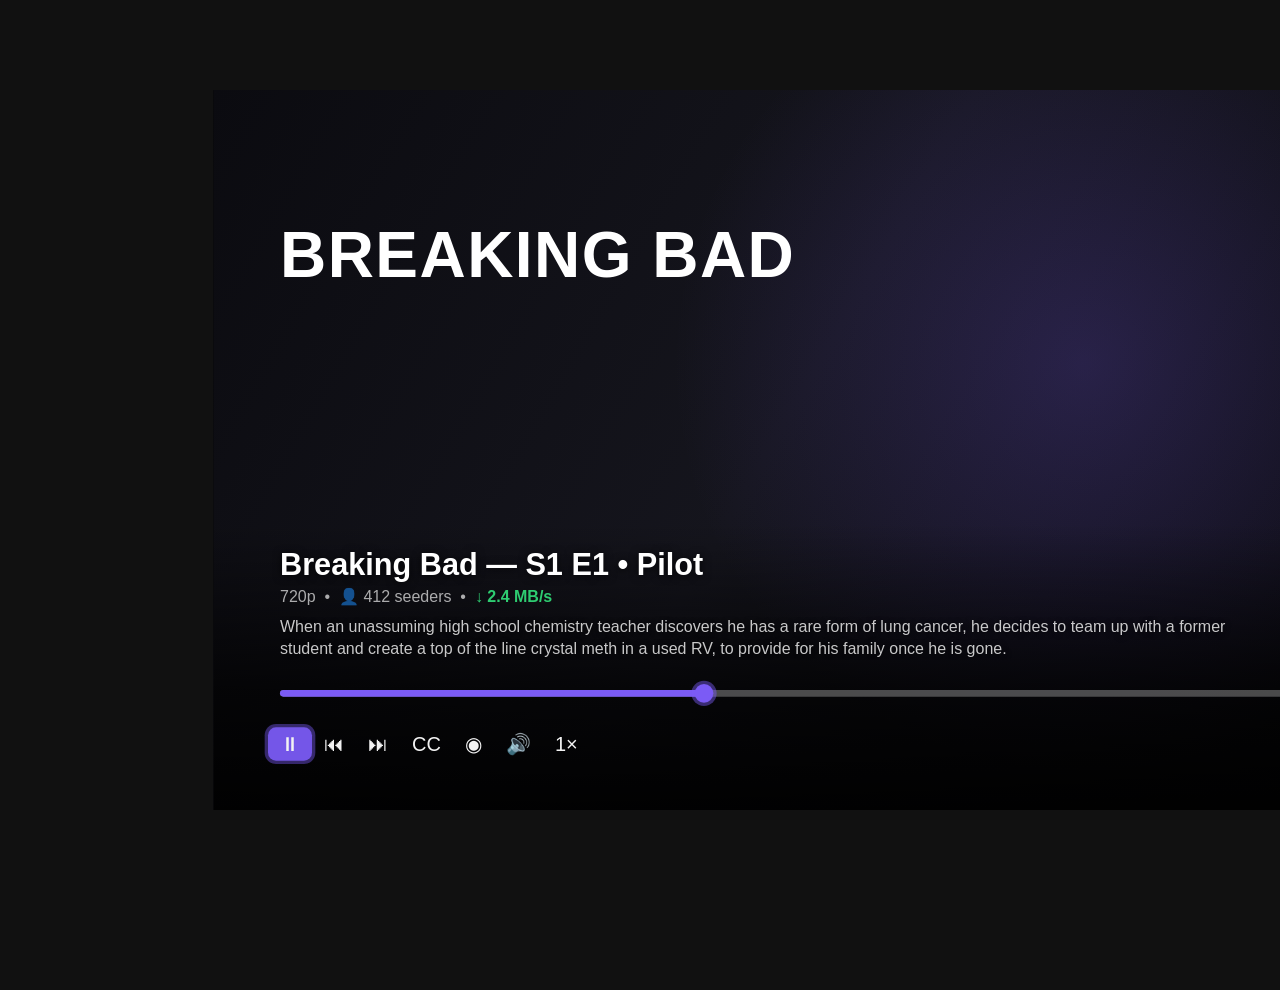
<file: mock-player.html>
<!doctype html>
<html lang="en">
<head>
<meta charset="utf-8">
<title>Stremio player layout mock</title>
<style>
  html, body { margin:0; padding:0; width:100%; height:100%; background:#111; overflow:hidden; }
  body { display:flex; align-items:center; justify-content:center; font-family:'PlusJakarta Sans', Arial, sans-serif; }

  /* Dev preview: default = series, ?kind=movie = movie variant. */
  body[data-kind="movie"] #scene-series,
  body[data-kind="series"] #scene-movie { display:none; }

  #stage { position:relative; width:1920px; height:1080px; transform-origin:center center; }
  .mock { position:absolute; left:0; top:0; width:1920px; height:1080px; overflow:hidden; background:#050507; color:#fff; }

  .picture {
    position:absolute; inset:0;
    background:
      radial-gradient(circle at 68% 38%, rgba(123,91,245,.22), transparent 42%),
      linear-gradient(120deg, #0b0b10 0%, #15151d 45%, #08080b 100%);
  }

  .scrim {
    position:absolute; left:0; right:0; bottom:0; height:430px;
    background:linear-gradient(to top, rgba(0,0,0,.94) 0%, rgba(0,0,0,.72) 42%, rgba(0,0,0,0) 100%);
    pointer-events:none;
  }

  /* API meta.logo stand-in: 100 px from top and left. */
  .title-logo { position:absolute; left:100px; top:100px; width:1014px; height:264px; z-index:2; overflow:visible; }
  .title-logo text { font-family:Arial, sans-serif; font-size:92px; font-weight:700; fill:#fff; letter-spacing:2px; }

  /* Title + quality/seeders/speed + description directly above the seek bar. */
  .info { position:absolute; left:100px; right:100px; bottom:226px; z-index:3; }
  .info h1 {
    margin:0 0 10px;
    font-size:46px; line-height:1.1; font-weight:700;
    text-shadow:0 2px 12px rgba(0,0,0,.8);
  }
  .info .meta { font-size:24px; line-height:1.2; color:rgba(255,255,255,.66); }
  .info .meta b { color:#2ECC71; font-weight:600; }
  .info .desc {
    margin-top:14px;
    max-width:1460px;
    font-size:24px; line-height:1.35;
    color:rgba(255,255,255,.78);
    display:-webkit-box;
    -webkit-line-clamp:2;
    -webkit-box-orient:vertical;
    overflow:hidden;
    text-shadow:0 2px 10px rgba(0,0,0,.75);
  }

  .seek {
    position:absolute; left:100px; right:100px; bottom:170px;
    height:10px; border-radius:5px; background:rgba(255,255,255,.28); z-index:4;
  }
  .seek .fill { width:37%; height:100%; border-radius:5px; background:#7B5BF5; }
  .seek .knob {
    position:absolute; left:37%; top:-9px; width:28px; height:28px; margin-left:-14px;
    border-radius:50%; background:#7B5BF5; box-shadow:0 0 0 5px rgba(123,91,245,.45);
  }

  .controls {
    position:absolute; left:100px; right:100px; bottom:62px; height:74px; z-index:4;
    display:flex; align-items:center; gap:36px; font-size:30px;
  }
  .controls .btn { opacity:.95; }
  .controls .btn.focused {
    display:inline-block; padding:8px 18px; margin:-8px -18px;
    border-radius:12px; background:#7B5BF5;
    box-shadow:0 0 0 5px rgba(123,91,245,.45);
  }
  .controls .time { margin-left:auto; font-size:24px; color:rgba(255,255,255,.9); }
</style>
</head>
<body data-kind="series">

<div id="stage">

  <!-- SERIES STATE -->
  <section class="mock" id="scene-series">
    <div class="picture"></div>
    <div class="scrim"></div>

    <svg class="title-logo" viewBox="0 0 922 240" aria-label="API logo">
      <text x="0" y="165">BREAKING BAD</text>
    </svg>

    <div class="info">
      <h1>Breaking Bad — S1 E1 • Pilot</h1>
      <div class="meta">720p &nbsp;•&nbsp; 👤 412 seeders &nbsp;•&nbsp; <b>↓ 2.4 MB/s</b></div>
      <div class="desc">When an unassuming high school chemistry teacher discovers he has a rare form of lung cancer, he decides to team up with a former student and create a top of the line crystal meth in a used RV, to provide for his family once he is gone.</div>
    </div>

    <div class="seek"><div class="fill"></div><div class="knob"></div></div>

    <div class="controls">
      <span class="btn focused">⏸</span>
      <span class="btn">⏮</span>
      <span class="btn">⏭</span>
      <span class="btn">CC</span>
      <span class="btn">◉</span>
      <span class="btn">🔊</span>
      <span class="btn">1×</span>
      <span class="time">17:42 / 48:04</span>
    </div>
  </section>

  <!-- MOVIE STATE — open ?kind=movie -->
  <section class="mock" id="scene-movie">
    <div class="picture"></div>
    <div class="scrim"></div>

    <svg class="title-logo" viewBox="0 0 922 240" aria-label="API logo">
      <text x="0" y="165" letter-spacing="4">INCEPTION</text>
    </svg>

    <div class="info">
      <h1>Inception</h1>
      <div class="meta">1080p &nbsp;•&nbsp; 👤 856 seeders &nbsp;•&nbsp; <b>↓ 3.1 MB/s</b></div>
      <div class="desc">A thief who steals corporate secrets through dream-sharing technology is given the inverse task of planting an idea into the mind of a C.E.O.</div>
    </div>

    <div class="seek"><div class="fill"></div><div class="knob"></div></div>

    <div class="controls">
      <span class="btn focused">⏸</span>
      <span class="btn">⏮</span>
      <span class="btn">⏭</span>
      <span class="btn">CC</span>
      <span class="btn">◉</span>
      <span class="btn">🔊</span>
      <span class="btn">1×</span>
      <span class="time">31:08 / 2:28:40</span>
    </div>
  </section>

</div>

<script>
  document.body.setAttribute('data-kind', /[?&]kind=movie/.test(location.search) ? 'movie' : 'series');
  function fit() {
    var s = Math.min(window.innerWidth / 1920, window.innerHeight / 1080);
    document.getElementById('stage').style.transform = 'scale(' + s + ')';
  }
  fit();
  window.addEventListener('resize', fit);
</script>
</body>
</html>
</file>
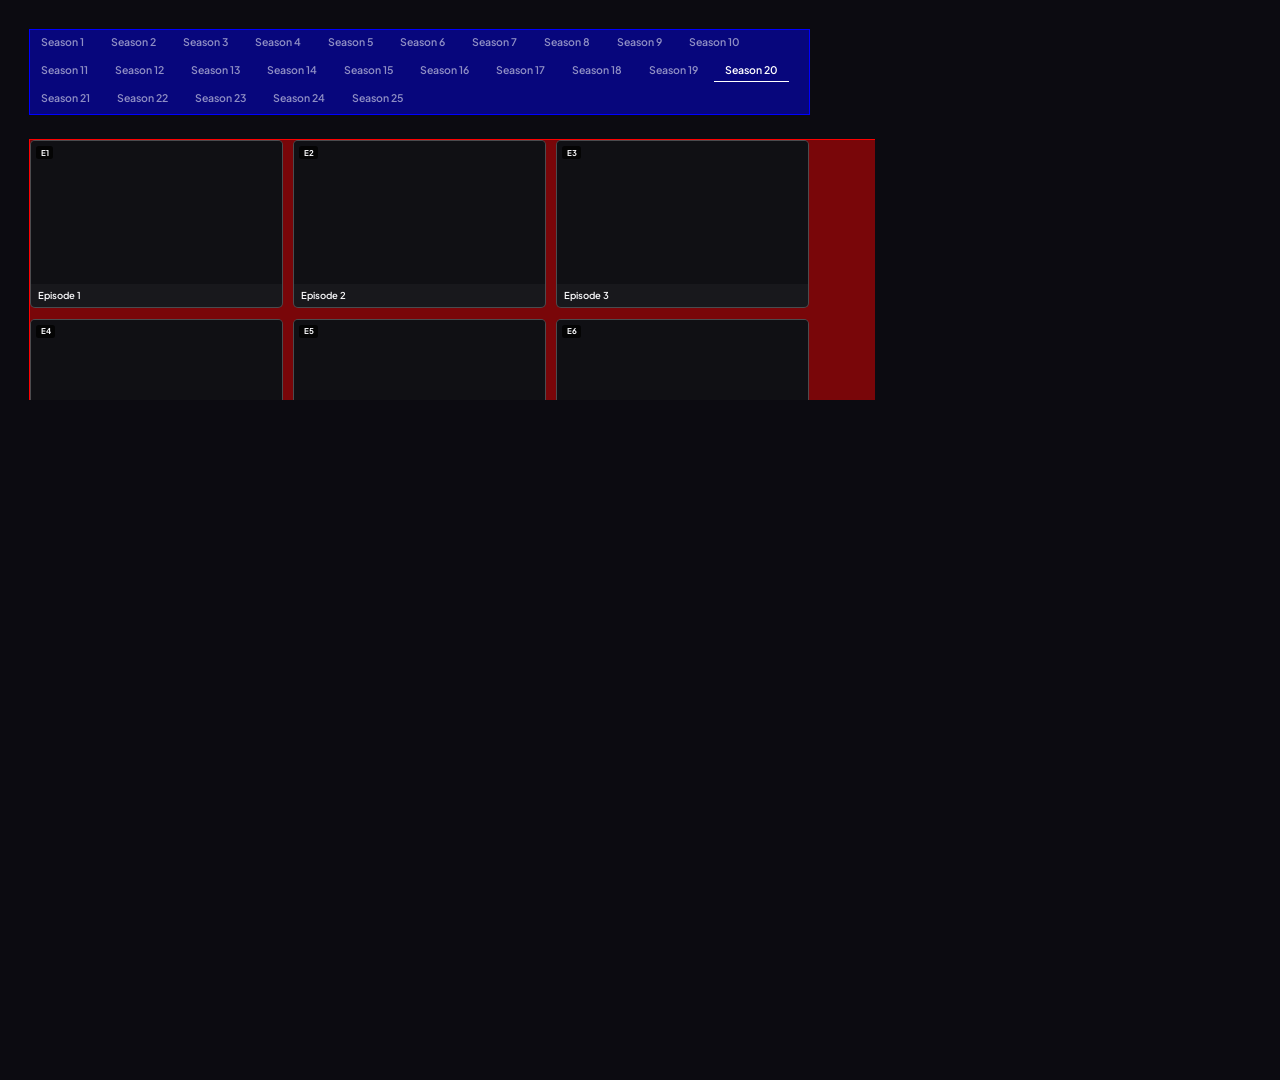
<file: season-tabs-check.html>
<!DOCTYPE html>
<html><head><meta charset="utf-8"><link rel="stylesheet" href="app-native/css/style.css">
<style>html,body{margin:0;width:1920px;height:1080px;overflow:hidden}body{zoom:.5}
.ep-grid{background:rgba(255,0,0,.45);outline:2px solid #f00}
.season-tabs-viewport{background:rgba(0,0,255,.45);outline:2px solid #00f}
</style></head>
<body>
<div id="view"><div class="page meta-page"><div class="md-content">
  <div id="md-body" style="width:1690px">
    <div class="season-tabs-viewport" id="viewport"><div class="season-tabs" id="tabs"></div></div>
    <div class="md-scroll" id="scroll" style="height:600px"><div class="ep-grid" id="grid"></div></div>
  </div>
</div></div></div>
<script src="app-native/js/focus.js"></script>
<script>
var U = { set: function () {}, qs: function () { return null; }, esc: function (s) { return s; } };
(function(){
  var vp=document.getElementById('viewport'), tabs=document.getElementById('tabs'),
      sc=document.getElementById('scroll'), grid=document.getElementById('grid');
  for(var i=1;i<=25;i++){var e=document.createElement('div');e.className='st-tab'+(i===20?' active':'');e.textContent='Season '+i;tabs.appendChild(e);}
  for(var j=0;j<6;j++){var c=document.createElement('div');c.className='ep-card';c.setAttribute('data-focus','1');c.setAttribute('data-vid','ep'+(j+1));c.innerHTML='<div class="ep-thumb"><span class="ep-num">E'+(j+1)+'</span></div><div class="ep-name">Episode '+(j+1)+'</div>';grid.appendChild(c);}
  function rows(list){var out=[],last=null;for(var i=0;i<list.length;i++){var t=list[i].offsetTop;if(last===null||Math.abs(t-last)>8){out.push([]);last=t;}out[out.length-1].push(list[i]);}return out;}
  function fit(){
    var cards=grid.querySelectorAll('.ep-card'),third=cards[2]||cards[cards.length-1];
    if(third)vp.style.width=(third.offsetLeft+third.offsetWidth-vp.offsetLeft)+'px';
    vp.className='season-tabs-viewport compact';
    sc.className='md-scroll season-compact';
    sc.setAttribute('data-fade-top','80');
  }
  fit(); setTimeout(fit,0); setTimeout(fit,360);
  function label(){var e=Focus.get();return e?(e.textContent||e.getAttribute('data-vid')||''):'';}
  function measure(){
    var v=vp.getBoundingClientRect(), card=grid.querySelector('.ep-card').getBoundingClientRect();
    return {viewportWidth:vp.offsetWidth,blueRight:+v.right.toFixed(1),
      gap:+(card.top-v.bottom).toFixed(1),compact:vp.className.indexOf('compact')>=0,
      tabRows:rows(tabs.children).map(function(r){return r.length;}),
      episodeRows:rows(grid.querySelectorAll('.ep-card')).map(function(r){return r.length;})};
  }
  window.measure=function(){return measure();};
  window.navTest=function(){
    var ts=tabs.querySelectorAll('.st-tab'), out=[];
    Focus.set(ts[0]); out.push(['start',label()]);
    Focus.move('right'); out.push(['right',label()]);
    Focus.move('down');  out.push(['down',label()]);
    Focus.move('down');  out.push(['down',label()]);
    Focus.move('down');  out.push(['down',label()]);
    Focus.move('up');    out.push(['up',label()]);
    return out;
  };
  window.leftWrapTest=function(){
    var ts=tabs.querySelectorAll('.st-tab'), out=[];
    Focus.set(ts[9]); out.push(['row1 last',label()]);
    Focus.move('left'); out.push(['left',label()]);
    Focus.set(ts[ts.length-1]); out.push(['final last',label()]);
    Focus.move('left'); out.push(['left',label()]);
    return out;
  };
  window.singleRowTest=function(){
    var ts=tabs.querySelectorAll('.st-tab');
    for(var i=10;i<ts.length;i++)ts[i].parentNode.removeChild(ts[i]);
    fit();
    return measure();
  };
})();
</script>
</body></html>
</file>
<file: app-native/css/style.css>
/* ============================================================
   Stremio Android TV design tokens — extracted from APK v1.10.4
   Chromium M47-safe: no CSS variables, no grid, no gap.
   ============================================================ */
@font-face{font-family:'PlusJakarta';src:url('../assets/fonts/plusjakartasans_regular.ttf') format('truetype');font-weight:400}
@font-face{font-family:'PlusJakarta';src:url('../assets/fonts/plusjakartasans_medium.ttf') format('truetype');font-weight:500}
@font-face{font-family:'PlusJakarta';src:url('../assets/fonts/plusjakartasans_semibold.ttf') format('truetype');font-weight:600}
@font-face{font-family:'PlusJakarta';src:url('../assets/fonts/plusjakartasans_bold.ttf') format('truetype');font-weight:700}

*{box-sizing:border-box;-webkit-tap-highlight-color:transparent}
html,body{margin:0;padding:0;width:1920px;height:1080px;overflow:hidden;background:#0C0B11}
body{font-family:'PlusJakarta',sans-serif;color:#F9F9FB;font-size:22px;letter-spacing:0}
img{border:0}
.hidden{display:none !important}
::-webkit-scrollbar{width:0;height:0}

/* ---------- splash ---------- */
#splash{position:fixed;left:0;top:0;width:1920px;height:1080px;background:#0C0C0C;z-index:200;display:block}
/* Boot logo: 40% of the 1920 px screen, centred both ways. The PNG's own
   background is #0C0C0C, so the splash uses that exact colour. */
.splash-logo{position:absolute;left:50%;top:50%;width:768px;height:428px;margin:-214px 0 0 -384px;
  background:url('../assets/icons/stremio_logo_dark.png') no-repeat center/contain;animation:pulse 1.4s ease-in-out infinite}
@keyframes pulse{0%,100%{opacity:.55;transform:scale(.96)}50%{opacity:1;transform:scale(1)}}

/* ---------- shell ---------- */
#app{position:relative;width:1920px;height:1080px}
/* Movie art on the RIGHT HALF of the screen (all video/torrent pages) (960 px wide, top
   aligned). Eased fades on its LEFT and BOTTOM edges blend it into the app
   background, so no hard line shows where the picture starts. */
#backdrop{position:absolute;left:960px;top:0;width:960px;height:620px;z-index:0;
  background-color:#0C0B11;background-position:center top;background-size:cover;background-repeat:no-repeat;
  opacity:0;-webkit-transition:opacity .4s ease;transition:opacity .4s ease}
#backdrop.show{opacity:1}
#backdrop:after{content:'';position:absolute;left:0;top:0;width:960px;height:620px;
  background:
    linear-gradient(to right,#0C0B11 0%,rgba(12,11,17,.94) 8%,rgba(12,11,17,.80) 16%,rgba(12,11,17,.60) 25%,
      rgba(12,11,17,.40) 34%,rgba(12,11,17,.22) 43%,rgba(12,11,17,.09) 52%,rgba(12,11,17,0) 62%),
    linear-gradient(to bottom,rgba(12,11,17,0) 0%,rgba(12,11,17,0) 38%,rgba(12,11,17,.10) 48%,rgba(12,11,17,.28) 58%,
      rgba(12,11,17,.52) 68%,rgba(12,11,17,.76) 79%,rgba(12,11,17,.93) 90%,#0C0B11 100%)}
/* ALL PAGES WITH ART (Home, Discover, Library, Search, title/episode/torrent pages):
   app-background colour anchored in the TOP-LEFT corner behind the selected title's
   details, fading in TWO directions: to the right (so the movie art shows)
   and downwards (fully transparent at the first row title). The horizontal
   gradient is masked by a vertical one, so black stays only where both are
   dark. Part of the art layer (#backdrop, z-index 0), so it is always BEHIND page content. */
#backdrop:before{content:'';position:absolute;left:-960px;top:0;width:1920px;height:360px;
  background:linear-gradient(to right,#0C0B11 0%,#0C0B11 36%,rgba(12,11,17,.86) 44%,rgba(12,11,17,.62) 52%,
    rgba(12,11,17,.36) 60%,rgba(12,11,17,.16) 68%,rgba(12,11,17,.05) 75%,rgba(12,11,17,0) 81%);
  -webkit-mask-image:linear-gradient(to bottom,#000 0%,#000 58%,rgba(0,0,0,.90) 66%,rgba(0,0,0,.70) 74%,
    rgba(0,0,0,.46) 82%,rgba(0,0,0,.22) 90%,rgba(0,0,0,.07) 96%,rgba(0,0,0,0) 100%);
  mask-image:linear-gradient(to bottom,#000 0%,#000 58%,rgba(0,0,0,.90) 66%,rgba(0,0,0,.70) 74%,
    rgba(0,0,0,.46) 82%,rgba(0,0,0,.22) 90%,rgba(0,0,0,.07) 96%,rgba(0,0,0,0) 100%)}
/* Navbar: opaque at the LEFT edge for the full height (top to bottom), fading
   horizontally to FULLY transparent by x=170 — the exact point the content
   starts — so the edge touching the content matches its transparency. */
#sidebar{position:absolute;left:0;top:0;width:202px;height:1080px;
  background:linear-gradient(to right,rgba(12,11,17,1) 0%,rgba(12,11,17,1) 110px,rgba(12,11,17,0) 170px);
  z-index:20}
.side-tabs{position:absolute;left:0;top:50%;width:170px;display:block;transform:translateY(-50%)}
.tab{position:relative;height:118px;width:170px;display:block;text-align:center;cursor:pointer;outline:none;color:rgba(255,255,255,.62)}
.tab .tab-icon{display:block;width:52px;height:52px;margin:14px auto 6px;background-repeat:no-repeat;background-position:center;background-size:contain;opacity:.62}
.tab .tab-label{display:block;font-size:19px;font-weight:500;line-height:24px}
.tab .bar{position:absolute;left:0;top:24px;width:6px;height:70px;background:#F9F9FB;border-radius:0 4px 4px 0;opacity:0}
.tab.active{color:#7B5BF5}
.tab.active .tab-icon{opacity:1}
.tab.active .bar{opacity:1}
/* Focus out in the content/buttons: selected tab reads white, not indigo. */
body.nav-idle .tab.active{color:#F9F9FB}
.tab.focused{color:#7B5BF5;transform:scale(1.04)}
.tab.focused .tab-icon{opacity:1}
.tab.focused .bar{opacity:1;background:#7B5BF5}
/* While a page loads the selected tab is still focused (select-on-focus), but
   it must not look enlarged or fade into low-contrast indigo. Keep every icon
   fully visible so the nav buttons never appear to vanish mid-load. */
body.page-loading .tab.focused{transform:none}
body.page-loading .tab .tab-icon{opacity:1}
body.page-loading .tab.focused .bar{background:#7B5BF5}
.side-profile{position:absolute;left:0;bottom:24px;width:170px;text-align:center;color:rgba(255,255,255,.62);outline:none;cursor:pointer;padding:8px 0;border-radius:12px}
.avatar{display:block;width:56px;height:56px;margin:0 auto 8px;border-radius:50%;background:#18181C url('../assets/icons/person_outline.svg') no-repeat center/58%;border:2px solid rgba(255,255,255,.18);opacity:.62}
.profile-name{font-size:17px;font-weight:500}
.side-profile.focused{color:#7B5BF5;background:rgba(123,91,245,.12)}
.side-profile.focused .avatar{opacity:1;border-color:#7B5BF5;box-shadow:0 0 0 4px rgba(123,91,245,.35)}

#main{position:absolute;left:170px;top:0;width:1750px;height:1080px;overflow:hidden}
#view{position:absolute;left:0;top:0;width:1750px;height:1080px}

/* ---------- persistent info bar: selected title's text, top-left (all pages) ---------- */
#infobar{position:absolute;left:170px;top:0;width:1750px;height:300px;z-index:6;pointer-events:none}
.ib-info{position:absolute;left:60px;top:40px;width:1050px}
.ib-title{font-size:46px;font-weight:700;line-height:1.1;margin-bottom:10px;text-shadow:0 2px 12px rgba(0,0,0,.6)}
.ib-title.small{font-size:38px}
.ib-meta{font-size:20px;color:rgba(249,249,251,.72);margin-bottom:10px}
.ib-desc{font-size:22px;line-height:1.3;color:rgba(249,249,251,.82);max-height:96px;overflow:hidden;margin-bottom:8px}
.ib-cast{font-size:18px;color:rgba(249,249,251,.5);max-height:24px;overflow:hidden;white-space:nowrap}
.ib-extra{font-size:18px;color:rgba(249,249,251,.6);max-height:24px;overflow:hidden;white-space:nowrap;text-overflow:ellipsis;margin-bottom:6px}

/* ---------- generic page ---------- */
.page{position:absolute;left:0;top:0;width:1750px;height:1080px;overflow-y:auto;overflow-x:hidden;padding-bottom:80px}
.page-scroll{position:absolute;left:0;top:0;width:1750px;height:1080px;overflow-y:auto;overflow-x:hidden;padding-bottom:60px}
.page-title{font-size:52px;font-weight:700;margin:0 0 26px 60px;padding-top:44px}

/* ---------- hero / board ---------- */
.hero{position:relative;width:1750px;height:660px;overflow:hidden;background:transparent}
/* Library has only a couple of shelves — a short header keeps the title on
   screen instead of letting focus scroll the whole page past it. */
.hero.compact{height:300px}
.hero.compact .hero-bg,.hero.compact .hero-fade{height:300px}
.hero.compact .hero-info{top:40px}
.hero-bg{display:none}
.hero-fade{display:none}
/* Hero info now lives in the persistent #infobar; the per-page hero is just spacing. */
.hero-info{display:none}
.hero-logo{width:520px;height:100px;background-repeat:no-repeat;background-position:left center;background-size:contain;margin-bottom:10px}
.hero-title{font-size:56px;font-weight:700;line-height:1.1;margin-bottom:18px;text-shadow:0 2px 12px rgba(0,0,0,.6)}
.hero-title.small{font-size:46px}
.hero-meta{font-size:22px;color:rgba(249,249,251,.72);margin-bottom:16px}
.hero-desc{font-size:26px;line-height:1.3;color:rgba(249,249,251,.82);width:820px;max-height:140px;overflow:hidden;margin-bottom:14px}
.hero-cast{font-size:22px;color:rgba(249,249,251,.5);max-height:30px;overflow:hidden;white-space:nowrap}
.hero-buttons{display:none;white-space:nowrap}

/* ---------- buttons ---------- */
.btn{display:inline-block;height:74px;line-height:74px;padding:0 34px;margin:0 16px 0 0;border-radius:10px;
  font-family:'PlusJakarta';font-size:23px;font-weight:600;outline:none;cursor:pointer;background:rgba(255,255,255,.13);color:#F9F9FB;border:2px solid transparent}
.btn.primary{background:#7B5BF5;color:#fff}
.btn.icon-btn{width:74px;padding:0;text-align:center;background:rgba(255,255,255,.1)}
.btn.icon-btn i{display:block;width:38px;height:38px;margin:18px auto;background-repeat:no-repeat;background-position:center;background-size:contain}
.btn.focused{background:#7B5BF5;color:#fff;transform:scale(1.04);border-color:#7B5BF5;box-shadow:0 0 0 5px rgba(123,91,245,.5)}
.btn.primary.focused{background:#7B5BF5;color:#fff}
/* Watched actions/markers are green everywhere, never indigo. */
.btn.mark-watched{color:#2ECC71;background:rgba(46,204,113,.16);border-color:rgba(46,204,113,.5)}
.btn.mark-watched.focused{background:#2ECC71;color:#06210f;border-color:#2ECC71;box-shadow:0 0 0 5px rgba(46,204,113,.45)}
.btn.mark-watched.marked{background:#2ECC71;color:#06210f;border-color:#2ECC71}
.btn.mark-watched.marked.focused{background:#5CE68E;box-shadow:0 0 0 5px rgba(46,204,113,.55)}

/* ---------- rows / cards ---------- */
/* Home shelves sit just below the persistent info bar (~300px); the old
   -200px margin left a large empty gap before Continue Watching. */
.rows{position:relative;z-index:5;margin-top:-320px;padding-left:60px}
.row{margin-bottom:34px;position:relative}
/* 40 px under the title: still ~18 px clear of a focused (scaled + ringed) poster. */
.row-header{font-size:36px;font-weight:600;margin:0 0 40px 0;cursor:pointer;outline:none;display:inline-block}
.row-header.focused{color:#7B5BF5}
.row-track{display:block;white-space:nowrap;overflow-x:auto;overflow-y:hidden;padding:44px 80px 44px 40px;margin:-38px -40px -36px;-webkit-overflow-scrolling:touch}
.card{display:inline-block;width:315px;vertical-align:top;margin-right:20px;margin-bottom:10px;outline:none;cursor:pointer;position:relative}
.poster{position:relative;width:315px;height:472px;border-radius:10px;overflow:hidden;background:#18181C;box-shadow:0 6px 18px rgba(0,0,0,.45)}
.poster img{width:100%;height:100%;display:block;object-fit:cover;background:#18181C}
.poster .ph{position:absolute;left:0;top:0;width:100%;height:100%;display:block;background:#18181C url('../assets/icons/details.svg') no-repeat center/70px;opacity:.5}
.poster .title-ph{position:absolute;left:0;right:0;top:50%;transform:translateY(-50%);text-align:center;font-size:22px;font-weight:600;padding:0 14px;color:rgba(255,255,255,.75)}
.poster .badge-cinema{position:absolute;right:8px;top:8px;height:34px;line-height:34px;padding:0 12px;border-radius:5px;background:rgba(12,11,17,.85);font-size:16px;font-weight:700;color:rgba(255,255,255,.55);letter-spacing:.5px}
.poster .badge-watched{position:absolute;left:8px;top:8px;width:28px;height:28px;border-radius:50%;background:#2ECC71 url('../assets/icons/checkmark.svg') no-repeat center/18px}
.poster .badge-new{position:absolute;right:8px;top:8px;height:38px;line-height:38px;padding:0 12px;border-radius:6px;background:#F6C700;color:#0C0B11;font-size:17px;font-weight:700}
.poster .progress{position:absolute;left:8px;right:8px;bottom:8px;height:6px;border-radius:3px;background:rgba(255,255,255,.3);overflow:hidden}
.poster .progress i{display:block;height:100%;background:#2ECC71}
/* Bigger name; 36 px gap so a focused poster (grows ~21 px) keeps the same ~14 px
   clearance an unfocused one had. */
.card-name{display:block;font-size:26px;font-weight:600;text-align:center;margin-top:36px;color:rgba(249,249,251,.72);white-space:nowrap;overflow:hidden;text-overflow:ellipsis}
/* Continue Watching: small outline circle with a tiny play triangle. */
.poster .cw-play{position:absolute;left:50%;top:50%;width:58px;height:58px;margin:-29px 0 0 -29px;border-radius:50%;
  background:rgba(12,11,17,.35) url('../assets/icons/play.svg') no-repeat center/20px;
  border:2px solid rgba(255,255,255,.9);z-index:2}
.card.focused .poster .cw-play{background-color:rgba(12,11,17,.5);border-color:#fff;transform:scale(1.05)}
.card.focused .poster{transform:scale(1.07);box-shadow:0 0 0 5px #7B5BF5,0 14px 30px rgba(0,0,0,.6)}
.card.focused .card-name{color:#F9F9FB}
.card.focused{transform:translateY(-4px)}

/* loading skeleton — placeholder cards sit exactly where real cards land */
.sk{background:#1C1C22;border-radius:8px;animation:sk-pulse 1.4s ease-in-out infinite}
@keyframes sk-pulse{0%,100%{opacity:.42}50%{opacity:.95}}
.sk-row{margin-bottom:34px;position:relative}
.sk-header{width:240px;height:34px;margin-bottom:16px}
.sk-track{display:block;white-space:nowrap;padding:44px 80px 44px 40px;margin:-38px -40px -36px;overflow:hidden}
.sk-card{display:inline-block;width:315px;margin-right:20px;margin-bottom:10px;vertical-align:top}
.sk-poster{width:315px;height:472px;border-radius:10px}
.sk-name{height:22px;width:78%;margin-top:14px;border-radius:6px}
.sk-hero-title{width:520px;height:56px}
.sk-hero-meta{width:360px;height:22px;margin-top:18px}
.sk-hero-desc{width:760px;height:100px;margin-top:18px}

/* landscape stream/video cards */
.stream-card{display:inline-block;width:550px;height:184px;vertical-align:top;margin:0 10px 18px 0;border-radius:10px;background:rgba(24,24,28,.80);
  padding:14px 20px;outline:none;cursor:pointer;position:relative;overflow:hidden;border:2px solid transparent}
.stream-card .sc-head{height:24px;margin-bottom:6px;white-space:nowrap;overflow:hidden}
.stream-card .sc-quality{font-size:17px;font-weight:700;color:#fff;letter-spacing:.5px;text-transform:uppercase}
.stream-card .sc-name{font-size:22px;font-weight:600;white-space:nowrap;overflow:hidden;text-overflow:ellipsis;margin-bottom:9px}
.stream-card .sc-meta{white-space:nowrap;overflow:hidden;margin-bottom:7px}
.stream-card .sc-chip{display:inline-block;font-size:16px;line-height:22px;color:rgba(255,255,255,.62);background:#242429;
  border-radius:6px;padding:2px 8px;margin-right:7px}
.stream-card .sc-chip.sc-seed{color:rgba(255,255,255,.62)}
.stream-card .sc-chip.sc-seen{color:#2ECC71;background:rgba(46,204,113,.18);font-weight:700}
.stream-card .sc-chip.sc-seen-head{margin-left:14px;vertical-align:top}
.stream-card .sc-lang{color:rgba(255,255,255,.55)}
.stream-card .sc-addon{font-size:15px;color:rgba(255,255,255,.38);white-space:nowrap;overflow:hidden;text-overflow:ellipsis}
.stream-card .sc-desc{font-size:19px;color:rgba(255,255,255,.5);white-space:nowrap;overflow:hidden;text-overflow:ellipsis}
.stream-card .sc-badge{position:absolute;right:16px;top:13px;font-size:15px;font-weight:700;color:rgba(255,255,255,.6)}
.stream-card .sc-badge-p2p{color:rgba(255,255,255,.6)}
.stream-card.focused{background:#202028;border-color:#7B5BF5;transform:scale(1.02)}
.stream-card.focused .sc-quality{color:#7B5BF5}
.stream-card.focused .sc-chip.sc-seen{color:#8DF2B1;background:rgba(46,204,113,.3)}

/* sort dropdown above the provider tabs */
.stream-sort{position:relative;z-index:7;margin:0 0 16px 0}
.stream-sort .picker{margin-right:0}

/* stream provider tabs + season tabs — underline only, selected tab gets an
   indigo bottom border (no filled background) */
.stream-tabs,.season-tabs{white-space:nowrap;margin-bottom:18px}
/* Season tabs wrap onto multiple rows in a container as wide as the three
   video cards in one episode row. No clipping and no horizontal sliding. */
.season-tabs-viewport{width:1558px;margin-bottom:18px}
.season-tabs-viewport.compact{margin-bottom:8px}
.season-tabs{width:100%;white-space:normal;margin-bottom:0;max-width:none}
.season-tabs .st-tab{margin-bottom:8px}
/* Same close gap after the last tab row for any number of rows. */
.md-scroll.season-compact{padding-top:80px;
  -webkit-mask-image:linear-gradient(to bottom,rgba(0,0,0,0) 0,#000 80px);
  mask-image:linear-gradient(to bottom,rgba(0,0,0,0) 0,#000 80px)}
.stream-tabs .st-tab,.season-tabs .st-tab{display:inline-block;padding:10px 22px;margin-right:10px;
  font-size:21px;font-weight:600;color:rgba(255,255,255,.55);background:transparent;
  border-bottom:3px solid transparent;border-radius:0;outline:none;cursor:pointer}
/* Selected tab = white; purple only while it has focus (focused rule last so it wins). */
.stream-tabs .st-tab.active,.season-tabs .st-tab.active{color:#fff;background:transparent;border-bottom-color:#fff}
.stream-tabs .st-tab.focused,.season-tabs .st-tab.focused{color:#7B5BF5;background:transparent;border-bottom-color:#7B5BF5}

/* episode grid */
.ep-grid{width:1750px}
.ep-card{display:inline-block;width:506px;vertical-align:top;margin:0 20px 22px 0;border-radius:10px;background:#18181C;
  border:2px solid rgba(255,255,255,.22);padding-bottom:12px;cursor:pointer;outline:none;overflow:hidden}
.ep-card.focused{border-color:#7B5BF5;background:#202028;transform:scale(1.02);
  box-shadow:0 0 0 5px rgba(123,91,245,.5)}
.ep-thumb{position:relative;width:506px;height:285px;background:#101014 center center no-repeat;background-size:cover;margin-bottom:10px}
.ep-num{position:absolute;left:10px;top:10px;background:rgba(0,0,0,.78);border-radius:5px;padding:3px 9px;font-size:16px;font-weight:700}
/* Episode cards: neutral gray outline; purple is reserved for focus. */
.ep-watched,.ep-unwatched{position:absolute;right:10px;top:10px;width:30px;height:30px;border-radius:50%;
  font-size:19px;font-weight:800;line-height:30px;text-align:center;box-shadow:0 2px 8px rgba(0,0,0,.5)}
.ep-watched{background:#2ECC71;color:#06210f}
.ep-unwatched{background:rgba(0,0,0,.6);border:3px solid rgba(255,255,255,.65);width:24px;height:24px;line-height:18px;right:13px;top:13px}
.ep-progress{position:absolute;left:0;right:0;bottom:0;height:6px;background:rgba(255,255,255,.28);overflow:hidden}
.ep-progress i{display:block;height:100%;background:#2ECC71}
.ep-name{padding:0 14px;font-size:19px;font-weight:600;white-space:nowrap;overflow:hidden;text-overflow:ellipsis}
.ep-date{padding:3px 14px 0;font-size:15px;color:rgba(255,255,255,.45)}
.md-ep{color:#fff;font-weight:700}

/* ---------- discover: pinned filters + scrolling shelves ----------
   The title/description (#infobar) and the filter row stay fixed; pressing
   up/down only scrolls the card shelves inside .rows-scroll. */
.discover-page{overflow:hidden}
/* Filters sit halfway between the end of the details (~221 px) and the
   category title (414 px): 50 px gap on each side of the 93 px filter block. */
.discover-head{position:absolute;left:0;top:271px;width:1750px;z-index:7}
.discover-head .pickers{margin:0 0 8px 60px}
.discover-head .mark-watched{vertical-align:top;margin:44px 0 0 26px;color:#2ECC71;background:rgba(46,204,113,.16);border-color:rgba(46,204,113,.5)}
.discover-head .mark-watched.focused{background:#2ECC71;color:#06210f;border-color:#2ECC71;box-shadow:0 0 0 5px rgba(46,204,113,.45)}
/* Shelves scroll inside this container with no top fade — rows scrolled up
   are simply clipped. Each shelf is exactly one viewport tall, so only one
   category is visible at a time and up/down snaps to the next category. */
.rows-scroll{position:absolute;left:0;top:414px;width:1750px;bottom:0;overflow-y:auto;overflow-x:hidden;
  padding-top:0;padding-bottom:0}
/* Home: the grid viewport is pinned where the Continue Watching row starts. */
.rows-scroll.home-scroll{top:418px;padding-top:0}
.home-page .row,.discover-page .row{height:662px;min-height:0;margin-bottom:0;box-sizing:border-box}
/* Exactly one category per screen on Discover (1080 - 414 = 666 px). */
.discover-page .row{height:666px}

/* ---------- pickers (discover / library) ---------- */
.pickers{position:relative;z-index:6;margin:-200px 0 8px 60px;display:block;white-space:nowrap}
.picker{display:inline-block;margin-right:26px;vertical-align:top}
.picker-label{font-size:18px;font-weight:600;color:rgba(255,255,255,.45);margin-bottom:8px;display:block}
.picker-value{display:inline-block;min-width:230px;height:64px;line-height:64px;padding:0 22px;border-radius:10px;background:#18181C;
  font-size:23px;font-weight:600;outline:none;cursor:pointer;border:2px solid transparent;position:relative}
.picker-value:after{content:'';position:absolute;right:18px;top:26px;width:12px;height:12px;border-right:3px solid rgba(255,255,255,.6);border-bottom:3px solid rgba(255,255,255,.6);transform:rotate(45deg)}
.picker-value.focused{border-color:#7B5BF5;background:#202028}
.picker-options{display:none;position:absolute;left:0;top:110px;z-index:40;background:#18181C;border-radius:10px;padding:10px;box-shadow:0 12px 30px rgba(0,0,0,.6);min-width:280px}
.picker-options.open{display:block}
.picker-opt{position:relative;display:block;padding:14px 20px;border-radius:7px;font-size:22px;color:rgba(255,255,255,.7);outline:none;cursor:pointer}
.picker-opt.focused{background:#7B5BF5;color:#fff}
.picker-opt.selected{color:#F9F9FB}
.picker-opt.selected:after{content:'\2713';position:absolute;right:22px;top:12px;color:#7B5BF5;font-weight:700}
.picker-opt.selected.focused:after{color:#F9F9FB}

/* ---------- meta details ---------- */
.md-bg{position:absolute;left:0;top:0;width:1750px;height:1080px;background-position:center top;background-size:cover;background-repeat:no-repeat}
.md-fade{position:absolute;left:0;top:0;width:1750px;height:1080px;background:linear-gradient(to right,rgba(12,11,17,.96) 0%,rgba(12,11,17,.88) 38%,rgba(12,11,17,.35) 100%)}
.md-content{position:relative;z-index:2;padding:60px 0 0 60px;width:1690px}
.md-logo{width:520px;height:120px;background-repeat:no-repeat;background-position:left center;background-size:contain;margin-bottom:18px}
.md-title{font-size:60px;font-weight:700;line-height:1.05;margin-bottom:10px}
.md-sub{font-size:23px;color:rgba(249,249,251,.7);margin-bottom:16px}
.md-desc{font-size:23px;line-height:1.4;color:rgba(249,249,251,.78);width:900px;margin-bottom:24px}
.md-actions{white-space:nowrap;margin-bottom:30px}
.md-tabs{white-space:nowrap;margin-bottom:20px}
.md-tab{display:inline-block;padding:12px 26px;margin-right:12px;border-radius:8px;font-size:23px;font-weight:600;color:rgba(255,255,255,.5);outline:none;cursor:pointer}
.md-tab.active{background:rgba(255,255,255,.14);color:#fff}
.md-tab.focused{background:#7B5BF5;color:#fff}

/* ---------- search ---------- */
.search-box{margin:44px 60px 26px;height:92px;background:#18181C;border-radius:12px;border:2px solid rgba(255,255,255,.1);display:block;overflow:hidden;padding:0 26px}
.search-input{width:1450px;height:88px;line-height:88px;font-family:'PlusJakarta';font-size:38px;font-weight:600;color:#F9F9FB;background:transparent;border:0;outline:none}
.search-input::placeholder{color:rgba(255,255,255,.3)}
.search-box.focused{border-color:#7B5BF5;box-shadow:0 0 0 4px rgba(123,91,245,.35)}
.keyboard{margin:0 60px;display:block}
.kb-row{display:block;white-space:nowrap;margin-bottom:12px}
.kb-key{display:inline-block;min-width:76px;height:64px;line-height:64px;text-align:center;margin:0 6px 0 0;padding:0 10px;border-radius:9px;background:#18181C;font-size:24px;font-weight:600;outline:none;cursor:pointer;border:2px solid transparent}
.kb-key.wide{min-width:128px;font-size:17px;font-weight:600}
/* Shift stays visually latched until pressed again; focus still wins. */
.kb-shift{background:rgba(123,91,245,.24);border-color:#7B5BF5;color:#fff}
.kb-shift.on{background:#7B5BF5;color:#fff}
.modal.wide-modal{width:1700px}
/* Use background-color (not the `background` shorthand) so an inline
   background-image on icon keys survives focus. */
.kb-key.focused{background-color:#7B5BF5;color:#fff;transform:scale(1.04)}
/* Icon-only backspace key — size the SVG so the glyph is actually visible. */
.kb-backspace{background-repeat:no-repeat;background-position:center;background-size:32px 32px;vertical-align:middle}
.kb-backspace.focused{background-color:#7B5BF5;background-image:url('assets/icons/backspace_purple.svg') !important}
.hint{font-size:19px;color:rgba(255,255,255,.35);margin:8px 60px}
/* Search results scroll under the fixed keyboard with the same top fade. */
.search-scroll{top:705px;padding-left:60px;
  -webkit-mask-image:linear-gradient(to bottom,rgba(0,0,0,0) 0,#000 120px);
  mask-image:linear-gradient(to bottom,rgba(0,0,0,0) 0,#000 120px)}
/* Start the Movies shelf below the fade band so Down reveals its title too. */
.search-scroll .row:first-child{margin-top:120px}

/* ---------- settings ---------- */
.settings-wrap{margin:44px 60px;display:block}
.settings-tabs{display:block;white-space:nowrap;margin-bottom:26px}
.st-tab{display:inline-block;padding:14px 28px;margin-right:12px;border-radius:9px;background:#18181C;color:rgba(255,255,255,.6);font-size:23px;font-weight:600;outline:none;cursor:pointer}
.st-tab.focused,.st-tab.active{background:#7B5BF5;color:#fff}
.settings-list{display:block;width:1300px}
.s-row{display:block;min-height:78px;padding:18px 26px;margin-bottom:12px;border-radius:10px;background:#18181C;outline:none;cursor:pointer;border:2px solid transparent;position:relative}
.s-row.focused{background:#202028;border-color:#7B5BF5}
.s-label{font-size:25px;font-weight:600;display:block}
.s-value{position:absolute;right:26px;top:22px;font-size:22px;color:#7B5BF5;font-weight:600}
.s-help{font-size:19px;color:rgba(255,255,255,.4);margin-top:6px;display:block}

/* ---------- addons ---------- */
.addon-card{display:inline-block;width:300px;vertical-align:top;margin:0 22px 22px 0;outline:none;cursor:pointer}
.addon-icon{width:300px;height:300px;border-radius:10px;background:#18181C center/contain no-repeat;overflow:hidden}
.addon-name{font-size:24px;font-weight:600;margin-top:12px;text-align:center;color:rgba(255,255,255,.75)}
.addon-card.focused .addon-icon{box-shadow:0 0 0 5px #7B5BF5}
.addon-card.focused .addon-name{color:#fff}

/* ---------- modal / toast / layers ---------- */
.layer{position:fixed;left:0;top:0;width:1920px;height:1080px;z-index:100}
#modal-layer{background:rgba(6,5,10,.82)}
.modal{position:absolute;left:50%;top:50%;transform:translate(-50%,-50%);width:900px;max-height:820px;overflow:auto;background:#18181C;border-radius:14px;padding:40px;box-shadow:0 20px 60px rgba(0,0,0,.7)}
.modal h2{font-size:40px;margin:0 0 24px}
.modal .m-row{padding:16px 20px;margin-bottom:10px;border-radius:9px;font-size:24px;outline:none;cursor:pointer;background:rgba(255,255,255,.05)}
.modal .m-row.focused{background:#7B5BF5;color:#fff}
.modal .m-close{position:absolute;right:28px;top:28px;width:50px;height:50px;background:rgba(255,255,255,.08) url('../assets/icons/close.svg') no-repeat center/45%;border-radius:50%;cursor:pointer;outline:none}
.toast{position:fixed;left:50%;bottom:70px;transform:translateX(-50%);background:#F9F9FB;color:#0C0B11;padding:18px 34px;border-radius:10px;font-size:23px;font-weight:600;z-index:150;opacity:0;transition:opacity .2s;pointer-events:none}
.toast.show{opacity:1}

/* ---------- player ---------- */
#player-layer{background:#000;z-index:120}
#avplay{position:absolute;left:0;top:0;width:1920px;height:1080px;background:#000}
.player-osd{position:absolute;left:0;top:0;width:1920px;height:1080px;z-index:3;pointer-events:none}
/* YouTube-style bottom fade: title, description and controls share one scrim. */
.player-osd::before{content:"";position:absolute;left:0;bottom:0;width:1920px;height:430px;z-index:0;pointer-events:none;
  background:linear-gradient(to top,rgba(0,0,0,.94) 0%,rgba(0,0,0,.72) 42%,rgba(0,0,0,0) 100%)}
/* Local device clock, top-right of the controls screen. */
.osd-clock{position:absolute;right:100px;top:100px;z-index:2;font-size:40px;line-height:1;font-weight:600;
  letter-spacing:2px;color:rgba(255,255,255,.68);text-shadow:0 2px 10px rgba(0,0,0,.75)}
.osd-clock:empty{display:none}
/* Title, quality/seeders/speed and description sit directly above the seek bar. */
.osd-top{position:absolute;left:100px;right:100px;bottom:226px;z-index:1;background:none}
.osd-title{font-size:46px;line-height:1.1;font-weight:700;text-shadow:0 2px 12px rgba(0,0,0,.8)}
.osd-sub{font-size:24px;line-height:1.2;color:rgba(255,255,255,.66);margin-top:8px}
.osd-sub b{color:#2ECC71;font-weight:600}
.osd-desc{font-size:24px;line-height:1.35;color:rgba(255,255,255,.78);margin-top:12px;max-width:1460px;
  max-height:66px;overflow:hidden;text-shadow:0 2px 10px rgba(0,0,0,.75)}
.osd-desc:empty{display:none}
.osd-bottom{position:absolute;left:0;bottom:0;width:1920px;height:300px;z-index:1;background:none}
.seekbar{position:absolute;left:100px;right:100px;bottom:170px;height:10px;border-radius:5px;background:rgba(255,255,255,.28);margin:0}
/* Light-purple ready range: pieces already cached on the TV (safe to skip to). */
.seekbar .buffered{position:absolute;left:0;top:0;height:10px;border-radius:5px;background:rgba(123,91,245,.35);width:0}
.seekbar .fill{position:absolute;left:0;top:0;height:10px;border-radius:5px;background:#7B5BF5;width:0;z-index:1}
.seekbar .knob{position:absolute;top:50%;width:28px;height:28px;border-radius:50%;background:#5C3FCB;left:0;margin-left:-14px;transform:translateY(-50%);display:none;z-index:2}
.seekbar.focused .knob,.seekbar.scrubbing .knob{display:block}
.player-controls{position:absolute;left:100px;right:100px;bottom:62px;display:block;white-space:nowrap;height:74px}
/* icon-only controls — no circular button chrome */
.pbtn{display:inline-block;width:52px;height:52px;margin-right:26px;border-radius:10px;background:transparent;outline:none;cursor:pointer;position:relative;pointer-events:auto;vertical-align:middle}
.pbtn i{position:absolute;left:10px;top:10px;width:32px;height:32px;background-repeat:no-repeat;background-position:center;background-size:contain;opacity:.82}
.pbtn.focused{background:transparent}
.pbtn.focused i{opacity:1}
/* Episode buttons stay visible in place of the removed skip chevrons. */
.pbtn[data-disabled="1"] i{opacity:.25}
.pbtn[data-disabled="1"].focused i{opacity:.45}
/* Only the primary play/pause button sits in a circle and is larger. */
.pbtn.playpause{width:80px;height:80px;margin-right:34px;border-radius:50%;background:rgba(255,255,255,.12)}
.pbtn.playpause.focused{background:rgba(123,91,245,.32)}
.pbtn.playpause i{left:16px;top:16px;width:48px;height:48px}
.time{font-size:23px;color:rgba(255,255,255,.75);display:inline-block;vertical-align:middle;line-height:88px;margin-left:10px}
/* V3 continuous split drawer. Every level is fully opaque, full height and
   borderless; each submenu sits to the left of its parent with a soft shadow. */
.player-menu{position:absolute;left:0;top:0;width:1920px;height:1080px;z-index:8;pointer-events:none;display:none}
.player-menu.open{display:block}
.pm-panel{position:absolute;width:430px;padding:34px 26px 30px;border-radius:18px 0 0 18px;
  border:0;box-shadow:-14px 0 30px rgba(0,0,0,.58);pointer-events:auto;overflow:hidden;
  display:flex;flex-direction:column;
  white-space:nowrap;color:rgba(255,255,255,.86);text-shadow:0 2px 5px rgba(0,0,0,.9)}
.pm-panel.level-0,.pm-panel.level-1,.pm-panel.level-2,.pm-panel.level-3,.pm-panel.level-4,.pm-panel.level-5{
  background:#18181C}
.pm-head{flex:none;margin-bottom:30px}
.pm-crumb{font-size:17px;line-height:22px;color:#b9a9ff;font-weight:700;letter-spacing:1px;margin-bottom:18px}
.pm-title{font-size:34px;line-height:42px;font-weight:700;color:#fff}
.pm-rows{display:block;flex:1;min-height:0;overflow-y:auto;overflow-x:hidden}
.pm-rows::-webkit-scrollbar{width:0;height:0}
.pm-row{display:flex;align-items:center;min-height:58px;padding:12px 18px;margin-bottom:8px;border-radius:10px;
  font-size:25px;line-height:32px;color:rgba(255,255,255,.78)}
.pm-row.current{color:#b9a9ff}
.pm-row.path{background:rgba(123,91,245,.28);color:#fff;font-weight:700}
.pm-row.focused{background:#7B5BF5;color:#fff;font-weight:700}
.pm-chev{display:inline-block;width:22px;margin-right:14px;flex:none;font-size:30px;line-height:1;color:#b9a9ff;font-weight:700}
.pm-row.focused .pm-chev,.pm-row.path .pm-chev{color:#fff}
.pm-label{display:inline-block;white-space:nowrap;overflow:hidden;text-overflow:ellipsis}
.pm-note{flex:none;margin-top:22px;padding-top:18px;
  font-size:17px;line-height:24px;color:#b5b0c4;white-space:normal}
/* V2 Up-next card: title/progress and action only, no thumbnail. Only the
   action button is focusable; the card itself never takes the focus ring. */
.next-episode{position:absolute;right:60px;bottom:60px;pointer-events:auto;display:none;z-index:6;transition:bottom .18s ease}
.next-episode.show{display:block}
.ne-card{display:flex;align-items:center;width:620px;min-height:112px;padding:12px 16px;border-radius:14px;
  background:rgba(12,11,17,.82);border:1px solid rgba(255,255,255,.1);box-shadow:0 10px 28px rgba(0,0,0,.6)}
.ne-info{flex:1;min-width:0}
.ne-kicker{font-size:15px;line-height:18px;letter-spacing:2px;color:rgba(255,255,255,.62);font-weight:700;margin-bottom:5px}
.ne-title{font-size:21px;line-height:28px;font-weight:700;color:#fff;white-space:nowrap;overflow:hidden;text-overflow:ellipsis;
  text-shadow:0 2px 6px rgba(0,0,0,.85)}
.ne-progress{height:4px;margin-top:9px;width:0;border-radius:2px;background:#2ECC71;box-shadow:0 0 8px rgba(46,204,113,.6)}
.ne-action{flex:none;margin-left:18px;padding:14px 20px;border-radius:10px;
  background:rgba(46,204,113,.16);color:#2ECC71;border:2px solid rgba(46,204,113,.5);
  font-size:21px;font-weight:700;outline:none;pointer-events:auto;white-space:nowrap}
/* Unfocused is the same deep-green button with a green border and bright green
   text as "Mark as Watched". Focused is the flat solid green Watched state:
   dark text, no border, no ring. */
.ne-action.focused{background:#2ECC71;color:#06210f;border-color:transparent;box-shadow:none;outline:none;transform:none}
.loading{position:absolute;left:50%;top:50%;width:80px;height:80px;margin:-40px;border:6px solid rgba(255,255,255,.2);border-top-color:#7B5BF5;border-radius:50%;
  -webkit-animation:spin 1s linear infinite;animation:spin 1s linear infinite;display:none}
.loading.show{display:block}

/* Android-TV-style torrent loading: logo fills as the video buffers. */
/* Full-screen black sheet above the video, below the loader info. On exit the
   black fades in 1 s while the logo/text fade faster, in 0.5 s, into the picture. */
.tl-curtain{position:absolute;left:0;top:0;width:1920px;height:1080px;background:#000;opacity:1;
  transition:opacity 1s linear;pointer-events:none;z-index:4}
.tl-curtain.hidden{opacity:0}
.torrent-loader{position:absolute;left:50%;top:50%;width:980px;margin-left:-490px;margin-top:-160px;text-align:center;opacity:1;
  transition:opacity .5s linear;pointer-events:none;z-index:5}
.torrent-loader.hidden{opacity:0}
.tl-logo{position:relative;width:600px;height:220px;margin:0 auto 34px;overflow:hidden}
.tl-logo-base,.tl-logo-color{position:absolute;left:0;top:0;width:600px;height:220px;background-repeat:no-repeat;background-position:center;background-size:contain}
.tl-logo-base{opacity:.18}
.tl-logo-mask{position:absolute;left:0;top:0;width:0;height:220px;overflow:hidden;transition:width .45s ease-out}
.tl-logo-color{opacity:1}
.tl-stats{display:flex;justify-content:center}
.tl-stat{width:210px;text-align:center}
.tl-stat span{display:block;font-size:18px;letter-spacing:1.6px;color:rgba(249,249,251,.45);text-transform:uppercase;margin-bottom:8px}
.tl-stat b{display:block;font-size:29px;font-weight:600;color:#F9F9FB}
.tl-stat b.purple{color:#7B5BF5}
/* Engine diagnostics line (red) hidden from the loading screen; still sent to the debug log. */
.tl-diag{display:none}
/* Pause scrim: 20% black over the picture, under the logo and controls. */
.pause-underlay{position:absolute;left:0;top:0;width:1920px;height:1080px;background:rgba(0,0,0,.2);
  pointer-events:none;opacity:0;transition:opacity .2s;z-index:1}
/* Diagonal pause wash: darker black at the top-left, now spanning the full
   screen. Horizontal fade multiplied by a vertical mask keeps BOTH the right
   and bottom screen edges at zero alpha, so no seam is visible. */
.pause-underlay:before{content:'';position:absolute;left:0;top:0;width:1920px;height:1080px;
  background:linear-gradient(to right,rgba(0,0,0,.85) 0%,rgba(0,0,0,0) 100%);
  -webkit-mask-image:linear-gradient(to bottom,#000 0%,rgba(0,0,0,0) 100%);
  mask-image:linear-gradient(to bottom,#000 0%,rgba(0,0,0,0) 100%)}
.pause-underlay.show{opacity:1}
/* API title logo: top-left inset of 100 px, 10% larger than the original art. */
.paused-logo{position:absolute;left:100px;top:100px;width:1014px;height:264px;background-repeat:no-repeat;
  background-position:left center;background-size:contain;pointer-events:none;opacity:0;
  transition:opacity .2s;z-index:2}
.paused-logo.show{opacity:1}
@-webkit-keyframes spin{to{-webkit-transform:rotate(360deg);transform:rotate(360deg)}}
@keyframes spin{to{transform:rotate(360deg)}}
#keyboard-layer,#modal-layer{z-index:130}
.subtitle{position:absolute;left:50%;bottom:180px;transform:translateX(-50%);width:1600px;text-align:center;
  font-size:46px;font-weight:600;line-height:1.3;color:#FFFFFF;text-shadow:0 2px 6px #000,0 0 3px #000,0 0 12px rgba(0,0,0,.8);
  z-index:5;pointer-events:none}
.m-swatch{display:inline-block;width:28px;height:28px;border-radius:50%;margin-right:16px;vertical-align:middle;border:2px solid rgba(255,255,255,.45)}
.modal.qr-modal{width:900px;text-align:center}
.qr-body{padding:10px 20px 20px}
.qr-img{width:420px;height:420px;background:#fff;padding:12px;border-radius:14px;display:block;margin:0 auto 22px}
.qr-code{font-size:64px;font-weight:700;letter-spacing:14px;color:#7B5BF5;margin-bottom:18px;padding-left:14px}
.qr-help{font-size:22px;line-height:1.4;color:rgba(249,249,251,.72);margin:0 auto 18px;width:720px}
.qr-status{font-size:20px;color:rgba(249,249,251,.5)}

.empty{font-size:30px;color:rgba(255,255,255,.35);margin:120px 60px;display:block}

/* AVPlay draws video on a plane BEHIND the page: make the player see-through
   and hide the app underneath while it is active. */
html.avplay-active,body.avplay-active,body.avplay-active #player-layer,body.avplay-active #video-wrap{background:transparent!important}
body.avplay-active #app,body.avplay-active #splash{visibility:hidden}

/* Title page: fixed header, only the episode grid / torrent list scrolls
   (height set in JS), with the same faded top band as Discover. */
.meta-page{overflow:hidden}
.md-scroll{overflow-y:auto;overflow-x:hidden;margin:-36px 0 0 -10px;padding:120px 0 60px 10px;
  -webkit-mask-image:linear-gradient(to bottom,rgba(0,0,0,0) 0,#000 120px);
  mask-image:linear-gradient(to bottom,rgba(0,0,0,0) 0,#000 120px)}

/* Percentage inside the round loader (seek / buffering). The ring spins; the
   number sits on top of it and does not. */
.load-pct{position:absolute;left:50%;top:50%;width:80px;height:80px;margin:-40px;line-height:80px;text-align:center;
  font-size:20px;font-weight:700;color:#fff;display:none;pointer-events:none;z-index:7}
.loading.show + .load-pct{display:block}

/* Discover: details capped at two description lines so they never reach the filters. */
#infobar.ib-compact .ib-desc{max-height:58px}


/* Page indicator: horizontal lines stacked vertically, right-aligned in the
   left gutter; the current shelf is long + purple and stays at the poster's
   middle while the others slide past (top/opacity transition). */
.row-pager{position:absolute;left:-14px;top:0;width:48px;height:0;z-index:8;display:none;pointer-events:none}
.rp-stack{position:absolute;left:0;top:0;width:48px;height:0}
.rp-stack i{position:absolute;right:0;top:0;width:16px;height:4px;border-radius:2px;background:rgba(249,249,251,.5);
  -webkit-transition:top .28s ease-out,opacity .28s ease-out,width .2s ease-out,background-color .2s;transition:top .28s ease-out,opacity .28s ease-out,width .2s ease-out,background-color .2s}
.rp-stack i.on{width:32px;background:#7B5BF5}
.rp-bounce-top{-webkit-animation:rpBounceTop .42s ease-out;animation:rpBounceTop .42s ease-out}
.rp-bounce-end{-webkit-animation:rpBounceEnd .42s ease-out;animation:rpBounceEnd .42s ease-out}
@-webkit-keyframes rpBounceTop{0%{-webkit-transform:translateY(0)}35%{-webkit-transform:translateY(12px)}70%{-webkit-transform:translateY(-3px)}100%{-webkit-transform:translateY(0)}}
@keyframes rpBounceTop{0%{transform:translateY(0)}35%{transform:translateY(12px)}70%{transform:translateY(-3px)}100%{transform:translateY(0)}}
@-webkit-keyframes rpBounceEnd{0%{-webkit-transform:translateY(0)}35%{-webkit-transform:translateY(-12px)}70%{-webkit-transform:translateY(3px)}100%{-webkit-transform:translateY(0)}}
@keyframes rpBounceEnd{0%{transform:translateY(0)}35%{transform:translateY(-12px)}70%{transform:translateY(3px)}100%{transform:translateY(0)}}

/* ---------- extra movie info (OMDb / TMDB) ---------- */
.ib-tagline{font-size:22px;font-style:italic;color:rgba(249,249,251,.7);margin:-2px 0 10px;white-space:nowrap;overflow:hidden;text-overflow:ellipsis}
/* Reserved while OMDb/TMDB is in flight: same footprint as the filled line,
   so the description below never jumps when the result arrives. */
.ib-tagline.ib-slot{height:30px;line-height:30px}
.ib-ratings.ib-slot{height:36px}
.ib-extra.ib-slot{height:24px;line-height:24px}
.ib-ratings{display:block;white-space:nowrap;margin:0 0 12px;height:36px}
.rb{display:inline-block;vertical-align:middle;height:36px;line-height:36px;margin-right:14px;padding:0 12px 0 0;border-radius:8px;background:rgba(12,11,17,.55);border:1px solid rgba(255,255,255,.12);font-size:21px;font-weight:700;color:#F9F9FB}
.rb b{display:inline-block;height:36px;line-height:36px;padding:0 9px;margin-right:9px;border-radius:7px 0 0 7px;font-size:15px;font-weight:800;letter-spacing:.3px}
.rb-imdb b{background:#F5C518;color:#000}
.rb-rt b{background:#FA320A;color:#fff}
.rb-mc b{background:#66CC33;color:#000}
.rb-tmdb b{background:#01B4E4;color:#04161d}
.ib-money{font-size:18px;color:rgba(249,249,251,.6);margin-bottom:6px;white-space:nowrap}
.ib-money span,.ib-extra span{color:#F9F9FB;font-weight:600}
/* Discover (compact): no tagline; with badges, drop the two small lines so the
   details never reach the filters. */
#infobar.ib-compact .ib-tagline{display:none}
#infobar.ib-compact .has-ratings .ib-extra,#infobar.ib-compact .has-ratings .ib-cast{display:none}
.md-extra .ib-tagline{max-width:1100px}
.md-extra .ib-money{margin-bottom:14px}

/* ---------- Settings > Movie info stepper ---------- */
.stp{position:absolute;left:60px;top:150px;width:1630px}
.stp-head{display:block;white-space:nowrap;margin-bottom:44px}
.stp-step{display:inline-block;vertical-align:middle;color:rgba(249,249,251,.45);font-size:22px;font-weight:600}
.stp-dot{display:inline-block;vertical-align:middle;width:46px;height:46px;line-height:42px;text-align:center;border-radius:50%;border:2px solid rgba(255,255,255,.25);font-size:21px;font-weight:700;margin-right:12px;color:rgba(249,249,251,.6);box-sizing:border-box}
.stp-line{display:inline-block;vertical-align:middle;width:110px;height:3px;margin:0 20px;background:rgba(255,255,255,.15);border-radius:2px}
.stp-step.done{color:rgba(249,249,251,.8)}
.stp-step.done .stp-dot{background:#7B5BF5;border-color:#7B5BF5;color:#fff}
.stp-line.done{background:#7B5BF5}
.stp-step.cur{color:#F9F9FB}
.stp-step.cur .stp-dot{border-color:#7B5BF5;color:#fff;box-shadow:0 0 0 5px rgba(123,91,245,.3)}
.stp-title{font-size:40px;font-weight:700;margin-bottom:10px}
.stp-sub{font-size:22px;color:rgba(249,249,251,.6);margin-bottom:34px;width:1300px;line-height:1.35}
.src-row{display:block;white-space:nowrap}
.src{display:inline-block;vertical-align:top;white-space:normal;width:470px;height:390px;margin-right:30px;padding:30px;border-radius:14px;background:#18181C;border:2px solid transparent;position:relative;outline:none;cursor:pointer;box-sizing:border-box}
.src.focused{border-color:#7B5BF5;background:#202028;box-shadow:0 0 0 4px rgba(123,91,245,.3)}
.src h3{font-size:32px;margin:0 0 6px}
.src .who{font-size:18px;color:rgba(249,249,251,.45);margin-bottom:22px}
.src ul{padding:0;margin:0}
.src li{font-size:21px;color:rgba(249,249,251,.8);margin:0 0 12px 0;list-style:none;padding-left:30px;position:relative}
.src li:before{content:'';position:absolute;left:4px;top:10px;width:10px;height:10px;border-radius:50%;background:#7B5BF5}
.src .lim{position:absolute;left:30px;bottom:26px;font-size:18px;color:rgba(249,249,251,.45)}
.src .tag{position:absolute;right:24px;top:28px;font-size:15px;font-weight:800;color:#fff;background:#7B5BF5;padding:5px 12px;border-radius:6px}
.stp-actions{margin-top:30px;white-space:nowrap}
.qrcard{display:inline-block;vertical-align:top;width:430px;margin-right:60px;padding:28px;border-radius:14px;background:#18181C;text-align:center;box-sizing:border-box}
.qrcard img{width:300px;height:300px;border-radius:10px;display:block;margin:0 auto 18px;background:#fff}
.qrcard .url{font-size:20px;color:#7B5BF5;font-weight:600;margin-bottom:16px;word-wrap:break-word}
.qrcard ol{text-align:left;margin:0;padding-left:28px;font-size:19px;color:rgba(249,249,251,.7);line-height:1.5}
.keybox{display:inline-block;vertical-align:top;width:1080px}
.keybox .search-box{margin:0 0 26px;width:1080px;box-sizing:border-box;border-color:#7B5BF5}
.keybox .search-input{font-family:monospace;letter-spacing:3px}
.keybox .keyboard{margin:0}
.test-rows{width:1300px}
.test-row{display:block;width:1300px;padding:22px 26px;border-radius:12px;background:#18181C;margin-bottom:14px;font-size:23px;box-sizing:border-box}
.test-row .st{float:right;color:rgba(249,249,251,.5);font-weight:700}
.test-row .st.ok{color:#2ECC71}
.test-row .st.bad{color:#FF5A5A}
.ok-ico{display:inline-block;width:64px;height:64px;border-radius:50%;background:#2ECC71;color:#06210f;font-size:40px;font-weight:900;text-align:center;line-height:64px;vertical-align:middle;margin-right:20px}
.preview{width:1300px;padding:30px;border-radius:14px;background:#18181C;margin:24px 0 10px;box-sizing:border-box}
.preview .pt{font-size:36px;font-weight:700;margin-bottom:12px}
</file>
